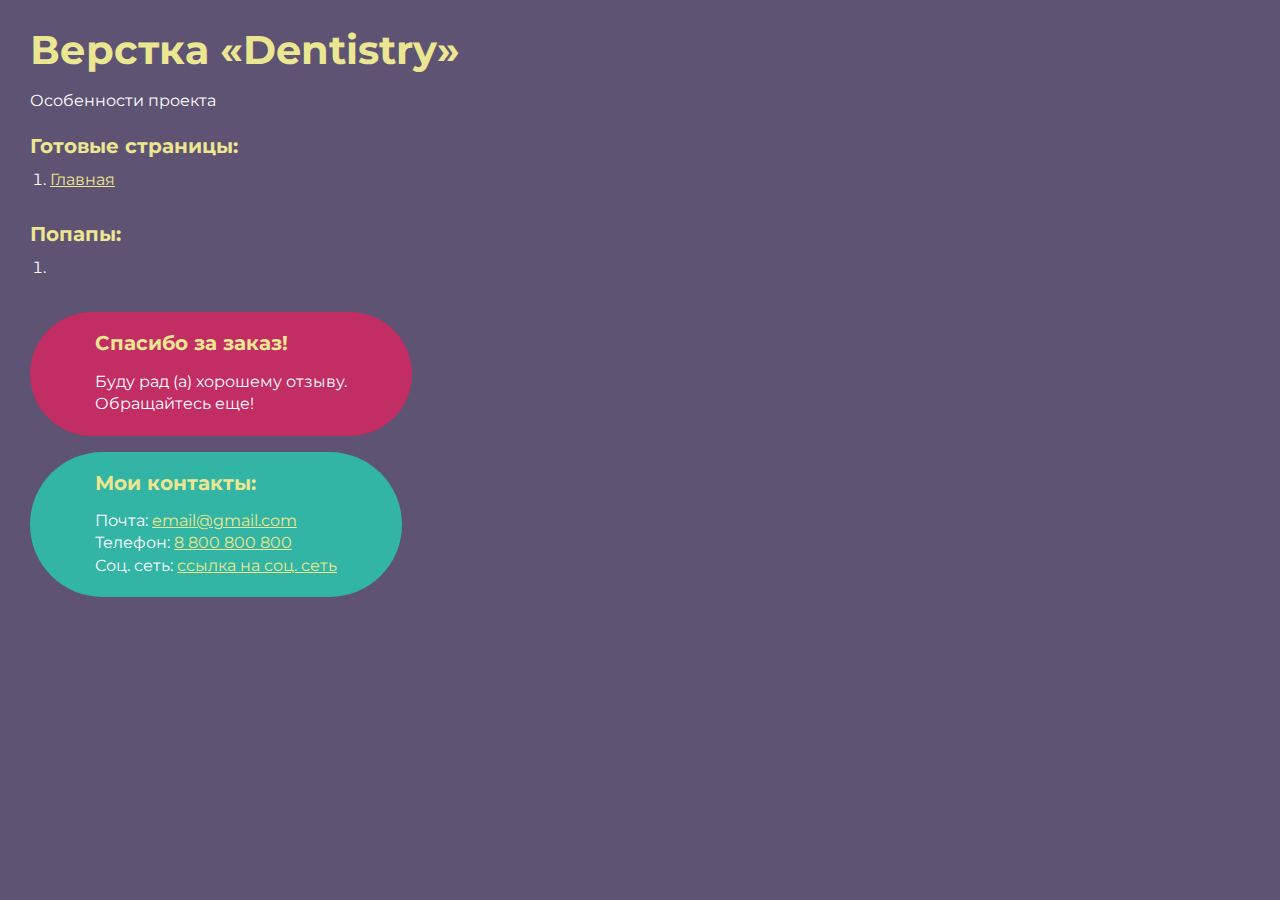
<file: index.html>
<!DOCTYPE html>
<html>

<head>
	<meta charset="UTF-8">
	<meta name="viewport" content="width=device-width, initial-scale=1.0">
	<title>Верстка «Dentistry»</title>
</head>

<body>
	<div class="rootpage">
		<h1>Верстка «Dentistry»</h1>
		<div class="rootpage__info">
			Особенности проекта
		</div>
		<h2>Готовые страницы:</h2>
		<ol class="rootpage__list">
			<li><a target="_blank" href="home.html">Главная</a></li>
		</ol>
		<h2>Попапы:</h2>
		<ol class="rootpage__list">
			<li><a target="_blank" href="home.html#"></a></li>
		</ol>
		<div class="rootpage__tnx">
			<h2>Спасибо за заказ!</h2>
			<p>Буду рад (а) хорошему отзыву.</p>
			<p>Обращайтесь еще!</p>
		</div>
		<div class="rootpage__contacts">
			<h2>Мои контакты:</h2>
			<p>Почта: <a href="mailto:email@gmail.com">email@gmail.com</a></p>
			<p>Телефон: <a href="tel:8800800800">8 800 800 800</a></p>
			<p>Соц. сеть: <a href="">ссылка на соц. сеть</a></p>
		</div>
	</div>
</body>
<style>
	@charset "UTF-8";
	@import url("https://fonts.googleapis.com/css?family=Montserrat:regular,700&display=swap");

	*,
	*::before,
	*::after {
		padding: 0px;
		margin: 0px;
		border: 0px;
		box-sizing: border-box;
	}

	html,
	body {
		height: 100%;
		margin: 0;
		padding: 0;
		min-width: 320px;
		width: 100%;
		color: #fff;
		background-color: #5e5373;
	}

	body {
		font-family: Montserrat;
		font-size: 100%;
		line-height: 1;
		font-size: 1rem;
	}

	a {
		text-decoration: underline;
		color: #ebe691
	}

	a:visited {
		text-decoration: underline;
		color: #aaa768;
	}

	a:hover {
		text-decoration: none;
	}

	ul li {
		list-style: none;
	}

	img {
		vertical-align: top;
	}

	.wrapper {
		width: 100%;
		min-height: 100%;
		overflow: hidden;
	}

	.rootpage {
		padding: 30px;
		display: flex;
		flex-direction: column;
		align-items: flex-start;
	}

	@media (max-width: 767px) {
		.rootpage {
			padding: 30px 15px;
		}
	}

	h1 {
		color: #ebe691;
		font-size: 2.5rem;
		margin: 0px 0px 1.25rem 0px;
	}

	@media (max-width: 767px) {
		h1 {
			font-size: 1.85rem;
			margin: 0px 0px 1.25rem 0px;
		}
	}

	h2 {
		color: #ebe691;
		font-size: 1.25rem;
		margin: 0px 0px 1rem 0px;
	}

	@media (max-width: 767px) {
		h2 {
			font-size: 1.125rem;
			margin: 0px 0px 1rem 0px;
		}
	}

	.rootpage__info {
		line-height: 140%;
		margin: 0px 0px 1.5rem 0px;
	}

	.rootpage__list {
		margin: 0px 0px 2.25rem 1.25rem;
	}

	.rootpage__list li:not(:last-child) {
		margin: 0px 0px 15px 0px;
	}

	.rootpage__contacts,
	.rootpage__tnx {
		border-radius: 200px;
		padding: 20px 65px;
		line-height: 140%;
	}

	@media (max-width: 767px) {

		.rootpage__contacts,
		.rootpage__tnx {
			border-radius: 40px;
			padding: 20px;
		}
	}

	.rootpage__contacts {
		background: #32b5a4;

	}

	.rootpage__contacts a {
		color: #ebe691;
	}

	.rootpage__tnx {
		background: #c22d63;
		margin: 0px 0px 1rem 0px;
	}
</style>

</html>
</file>
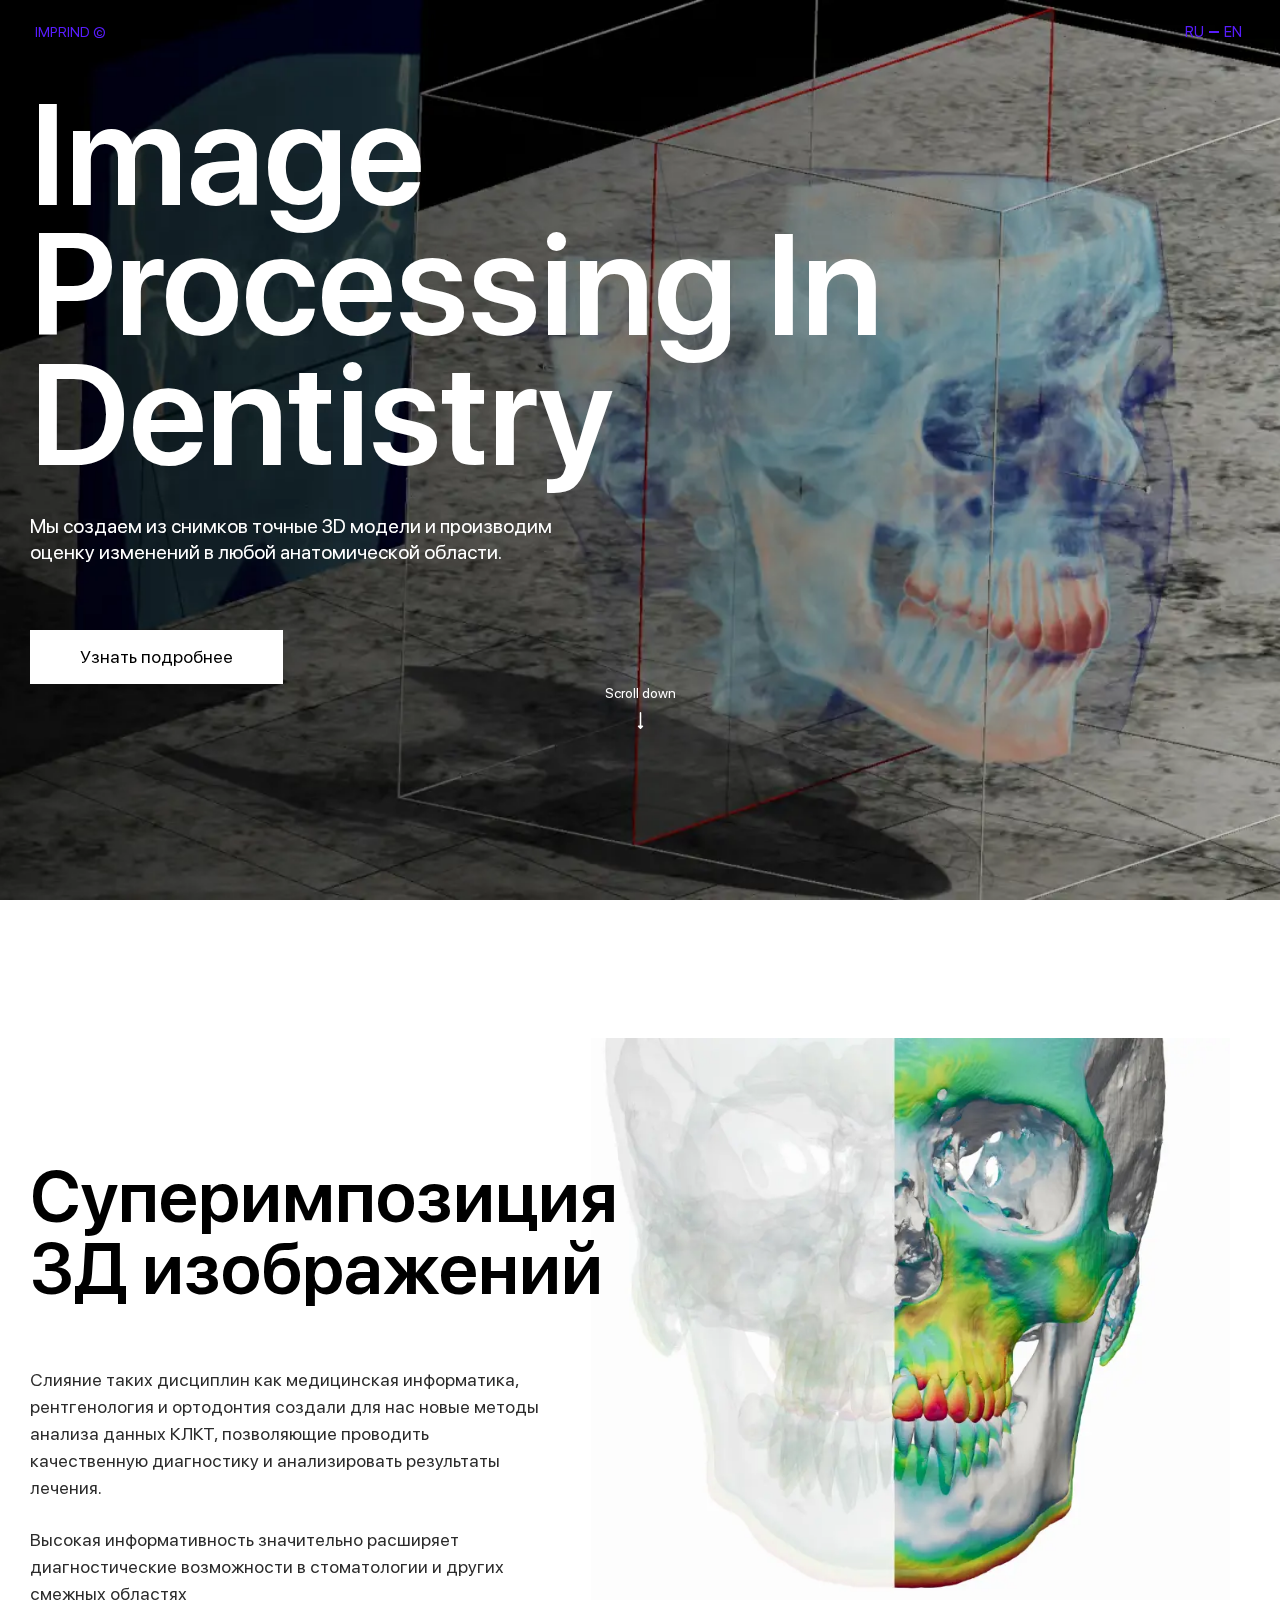
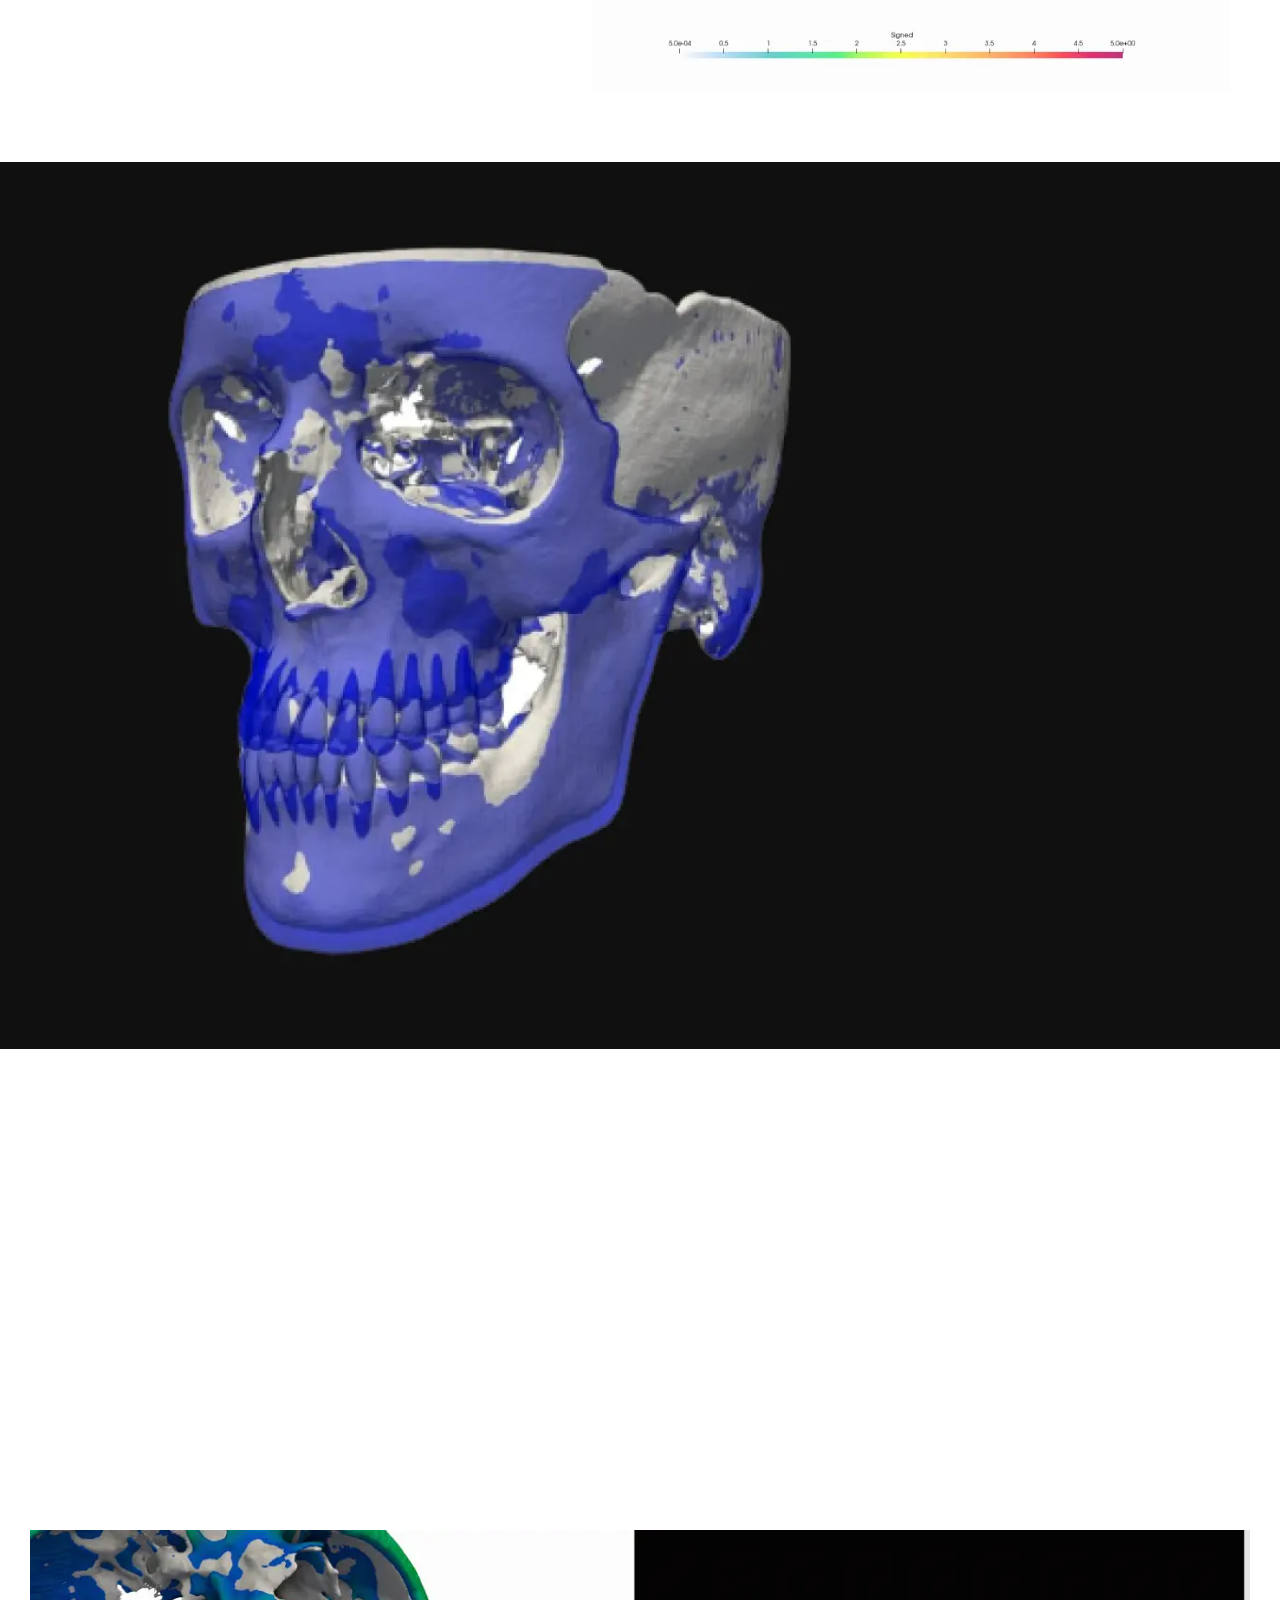
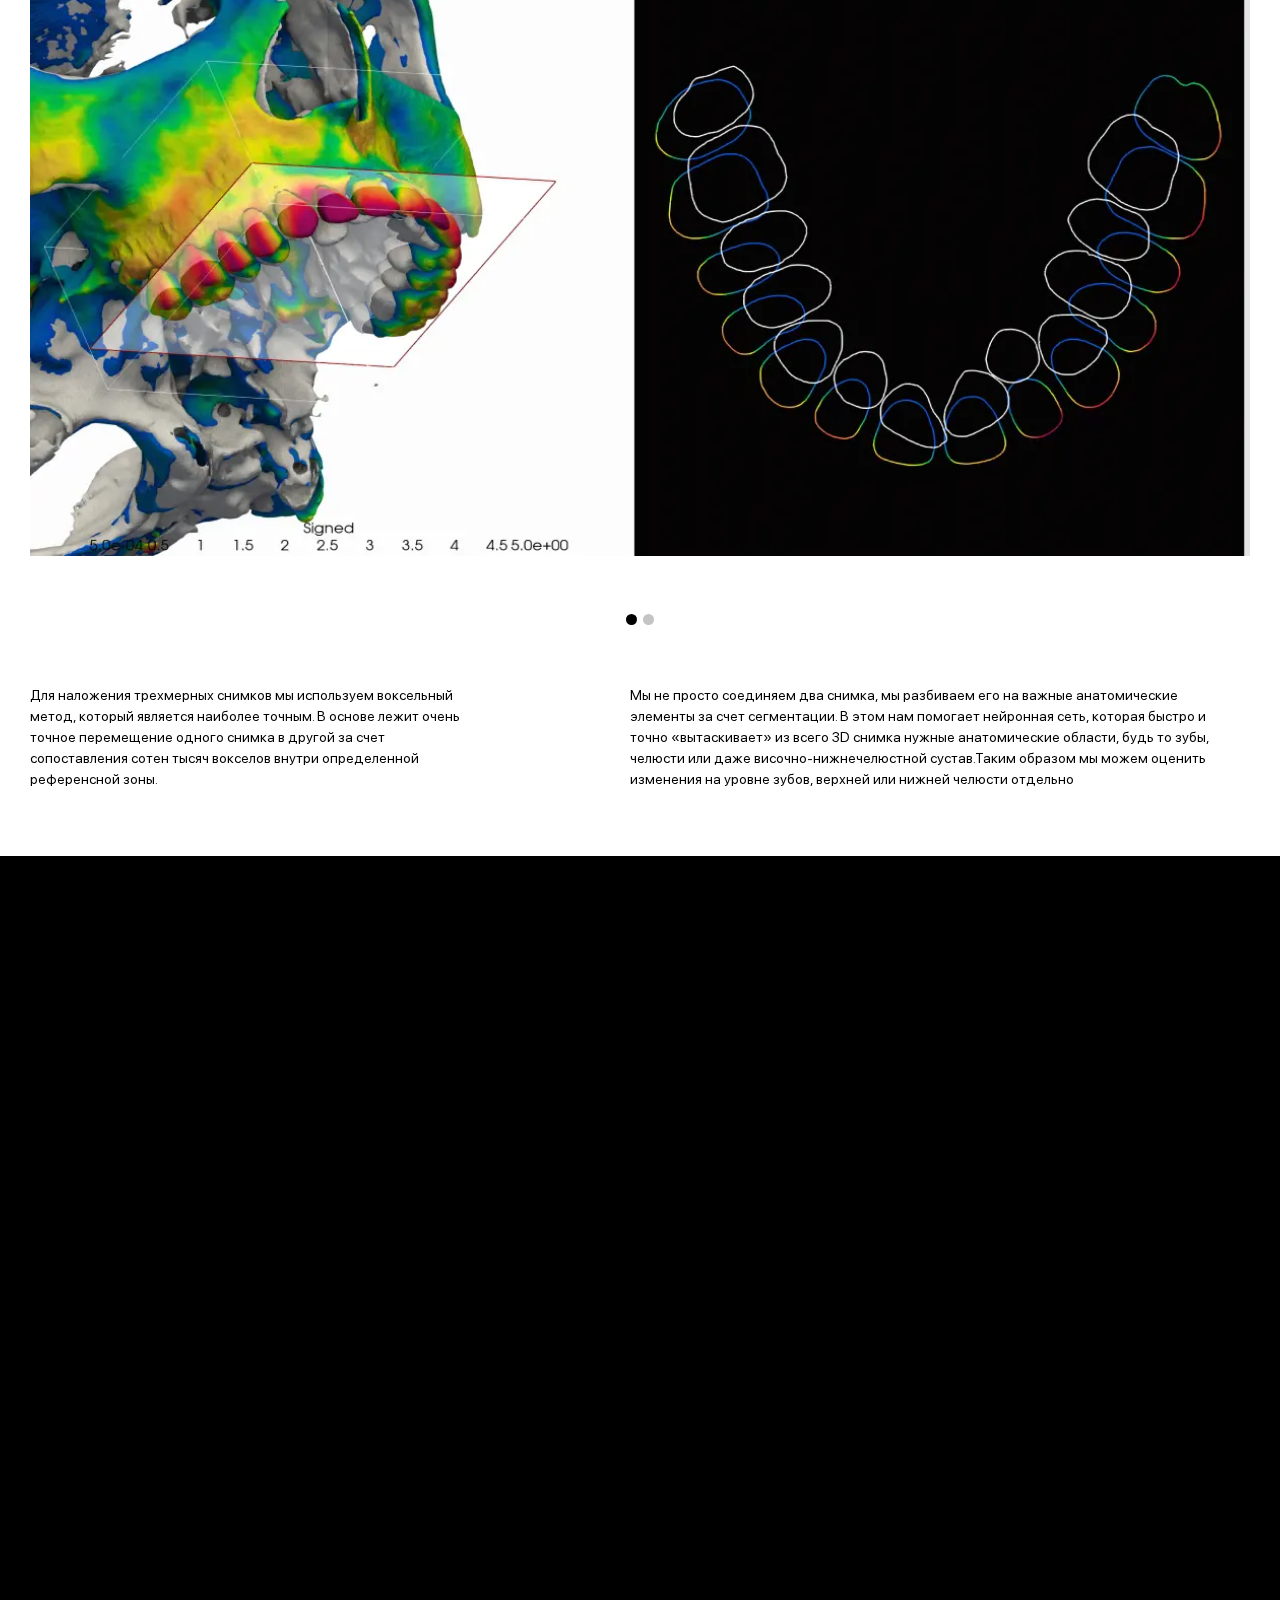
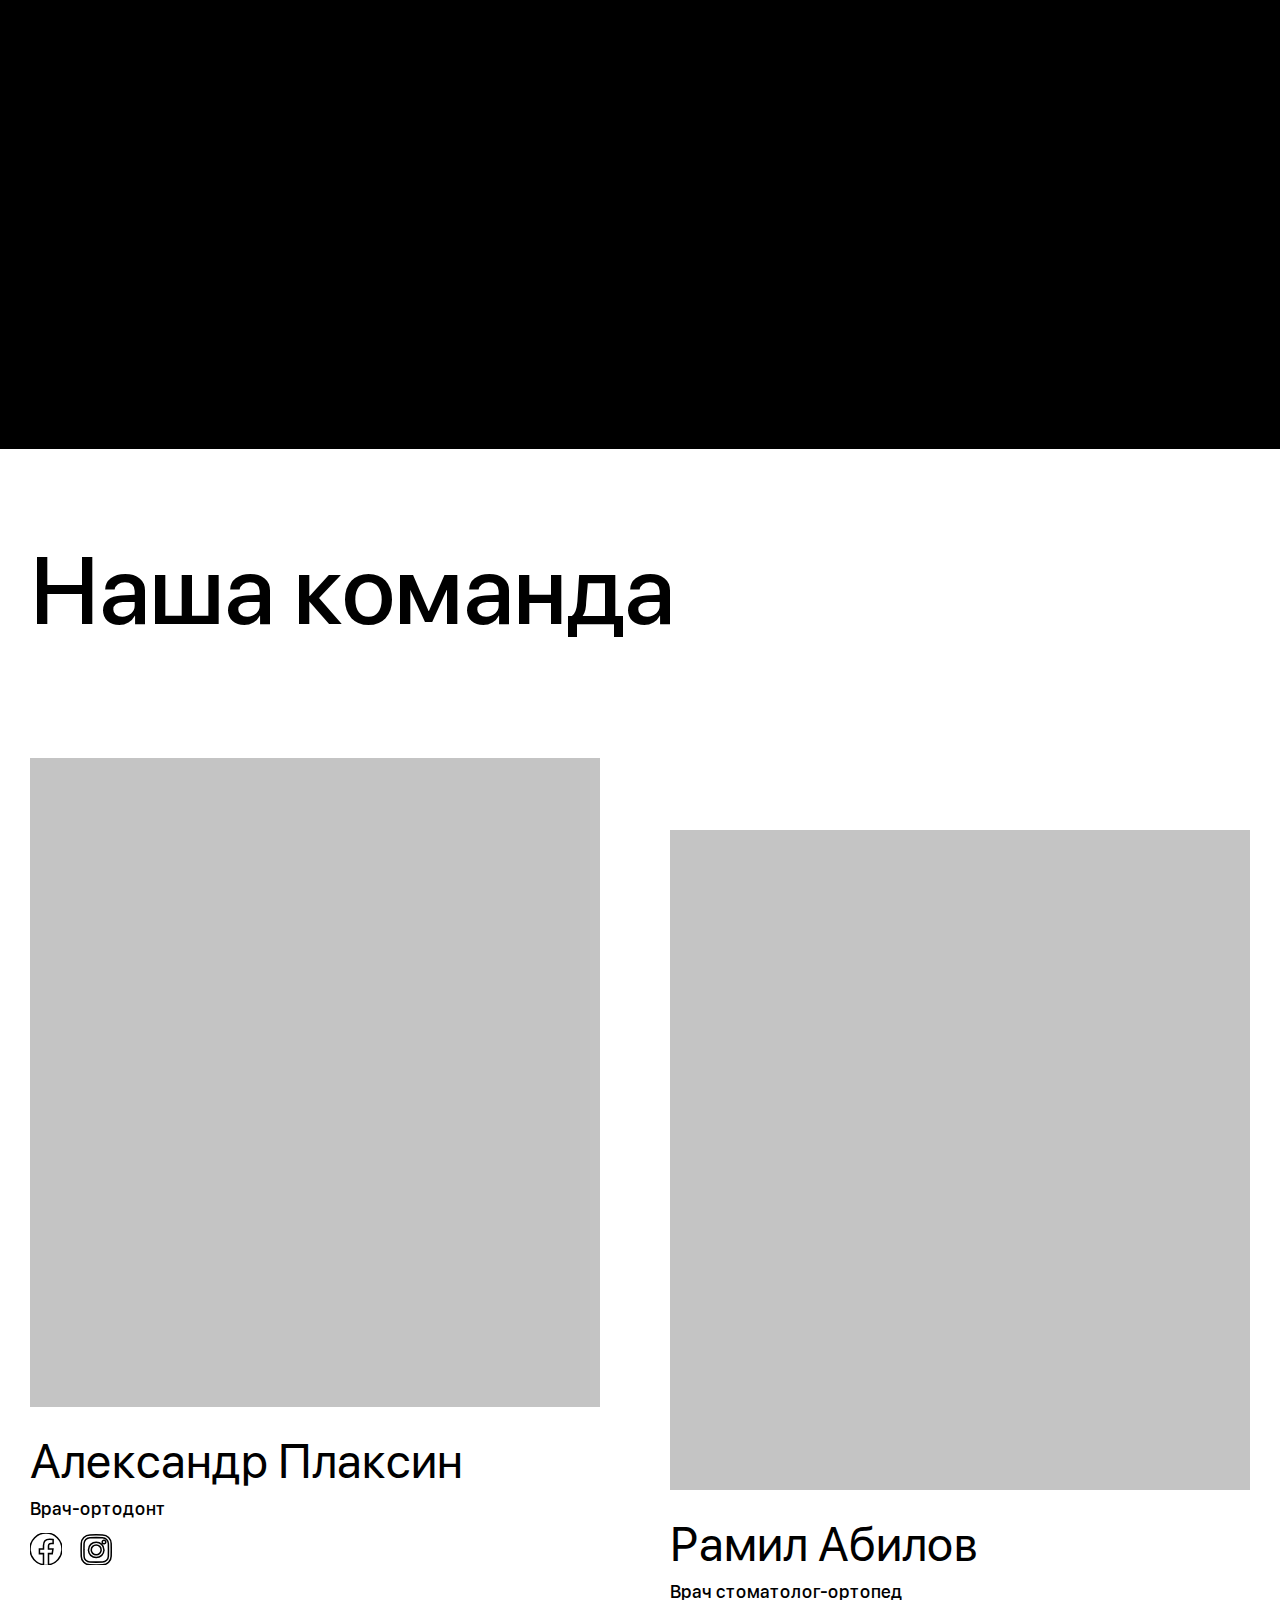
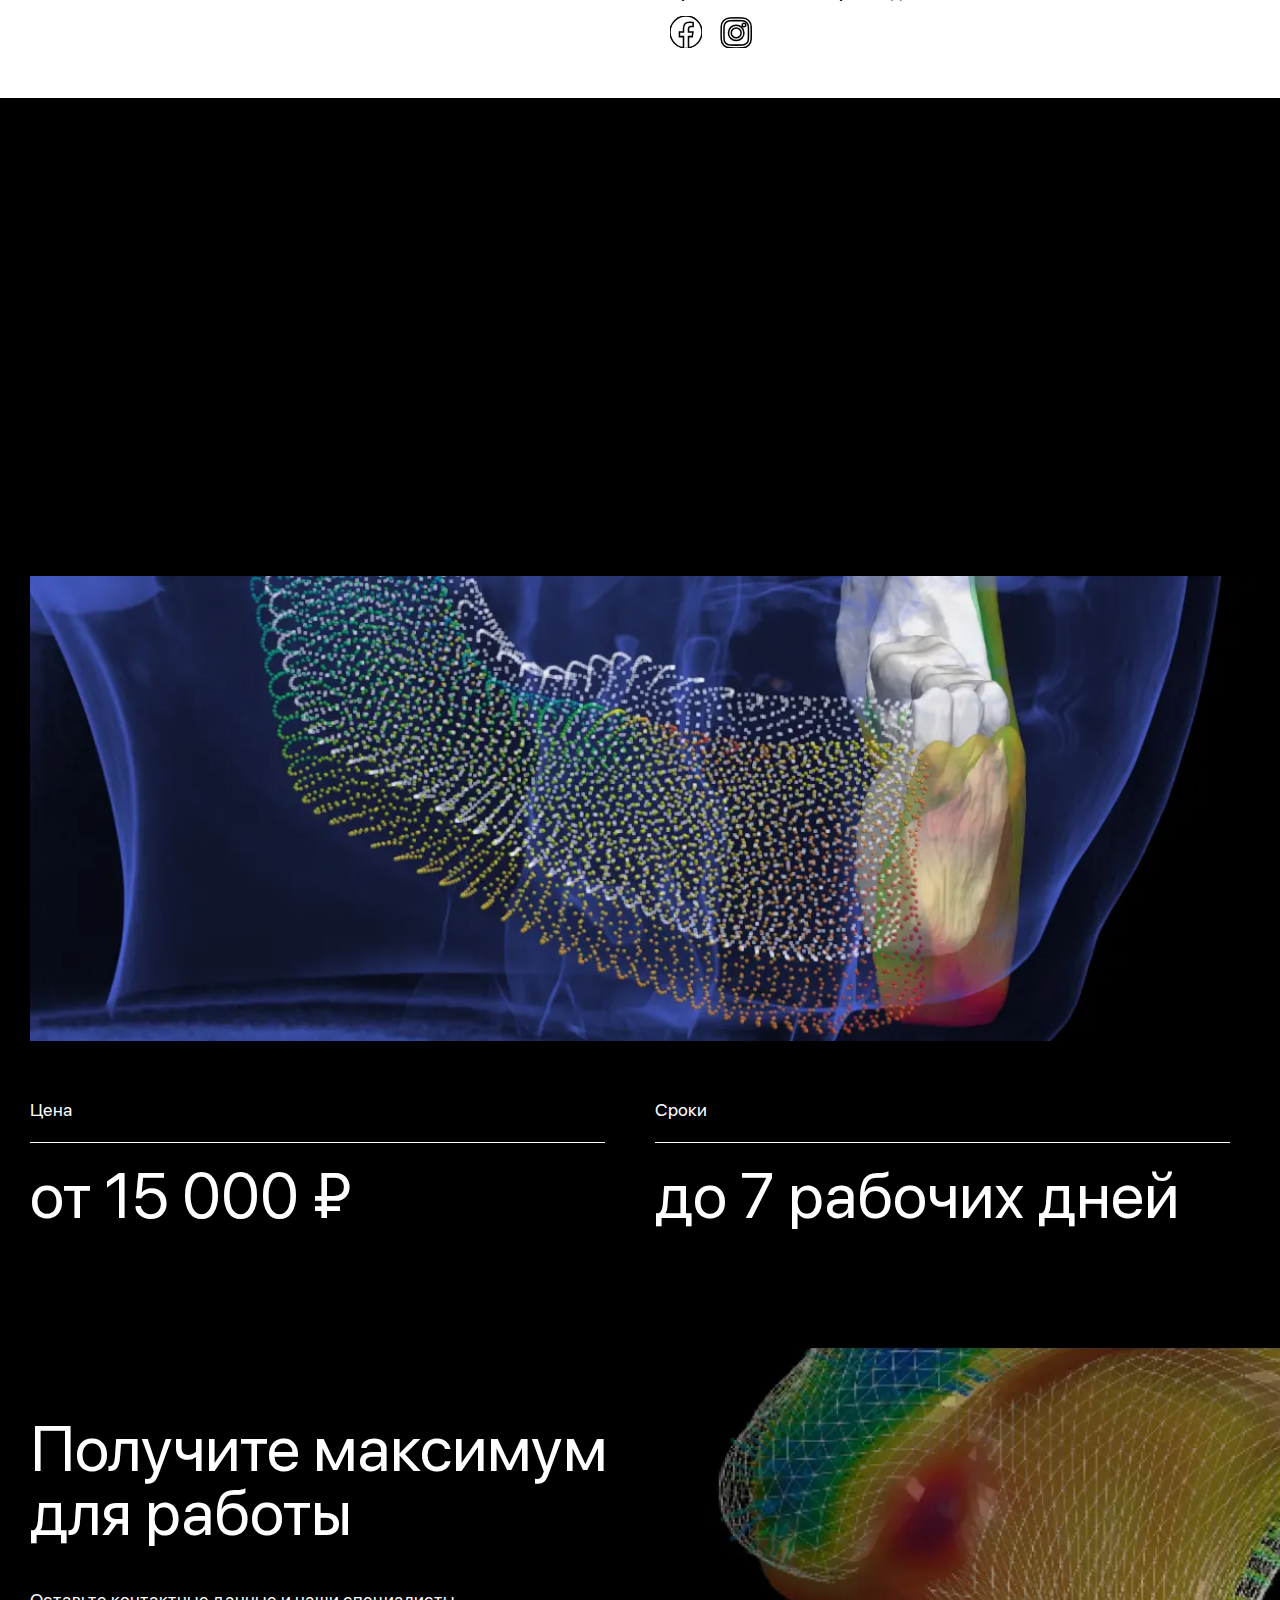
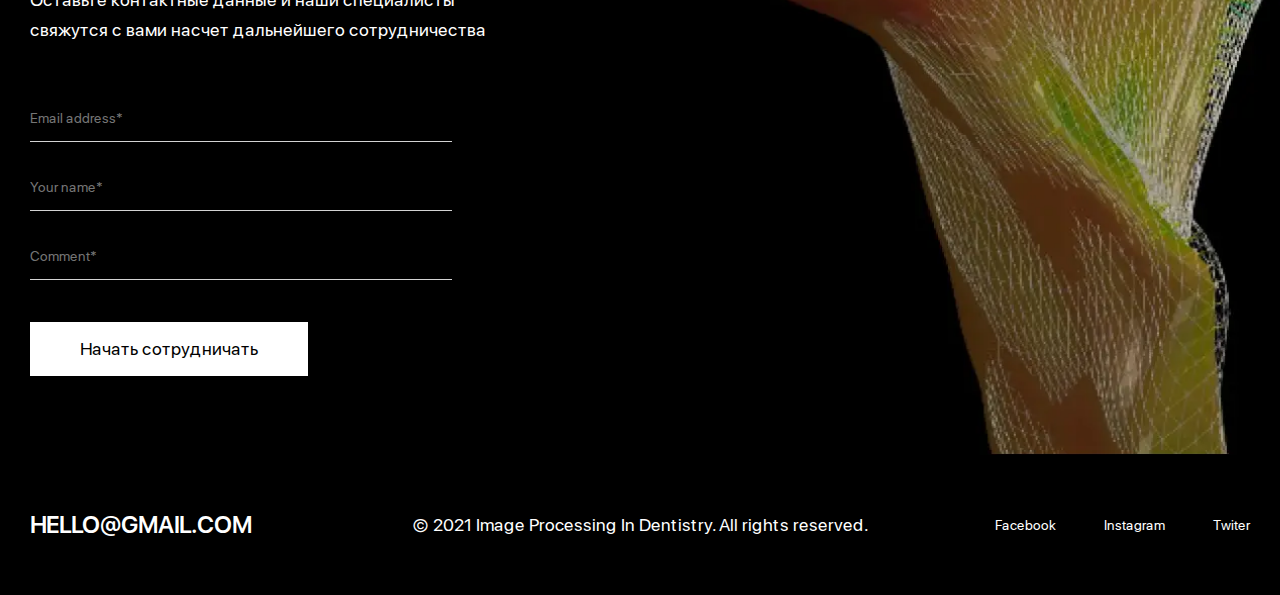
<file: home.html>
<!DOCTYPE html>
<html lang="ru">

<head>
	<title>Главная</title>
	<meta charset="UTF-8">
	<meta name="format-detection" content="telephone=no">
	<!-- <style>body{opacity: 0;}</style> -->
	<link rel="stylesheet" href="css/style.min.css?_v=20220420210112">
	<link rel="shortcut icon" href="favicon.ico">
	<!-- <meta name="robots" content="noindex, nofollow"> -->
	<meta name="viewport" content="width=device-width, initial-scale=1.0">
</head>

<body>
	<div class="wrapper">
		<header class="header">
			<div class="header__container">
				<div class="header__body">
					<div class="header__logo">IMPRIND ©</div>
					<div class="header__languages">
						<div class="header__languages-item">RU</div>
						<div class="header__languages-line"></div>
						<div class="header__languages-item">EN</div>
					</div>
				</div>
			</div>
		</header>

		<main class="page">
			<section class="page__fullscreen fullscreen">
				<div class="fullscreen__container">
					<div class="fullscreen__body">
						<div class="fullscreen__content">
							<h1 class="fullscreen__title">Image Processing In Dentistry</h1>
							<div class="fullscreen__text">
								Мы создаем из снимков точные 3D модели и производим оценку
								изменений в любой анатомической области. ​
							</div>
							<a href="" class="fullscreen__button button">Узнать подробнее</a>
						</div>
						<div data-goto=".page__3d" class="fullscreen__more">
							<div class="fullscreen__more-text">Scroll down</div>
							<svg class="fullscreen__more-svg">
								<use xlink:href="img/icons/icons.svg#svg-arrow"></use>
							</svg>
						</div>
					</div>
				</div>
				<div class="fullscreen__image-ibg">
					<picture><source srcset="img/fullscreen/bg.webp" type="image/webp"><img src="img/fullscreen/bg.jpg" alt="Human skull" /></picture>
				</div>
			</section>
			<section data-watch class="page__3d _3d">
				<div class="_3d__container">
					<div class="_3d__body">
						<h2 class="_3d__title">Cуперимпозиция 3Д изображений</h2>
						<div class="_3d__text">
							<p>
								Слияние таких дисциплин как медицинская информатика,
								рентгенология и ортодонтия создали для нас новые методы
								анализа данных КЛКТ, позволяющие проводить качественную
								диагностику и анализировать результаты лечения.
							</p>
							<p>
								Высокая информативность значительно расширяет диагностические
								возможности в стоматологии и других смежных областях
							</p>
						</div>
					</div>
				</div>
				<div class="_3d__image-ibg_contain">
					<picture><source srcset="img/3d/01.webp" type="image/webp"><img src="img/3d/01.jpg" alt="Skull 3d" /></picture>
				</div>
			</section>
			<section data-watch class="page__visualization visualization">
				<div class="visualization__container">
					<div class="visualization__body">
						<h2 class="visualization__title">
							Безграничные возможности визуализации
						</h2>
						<div class="visualization__text">
							<p>
								Мы можем сфокусировать внимание на определенных деталях,
								создать нужное сечение и сделать 3D анимацию
							</p>
							<p>
								Новые методы суперимпозиции изображений позволяют визуально и
								количественно определить какие эффекты получились в процессе
								лечения и роста.
							</p>
						</div>
					</div>
				</div>
				<div class="visualization__image-ibg">
					<picture><source srcset="img/visualization/01.webp" type="image/webp"><img src="img/visualization/01.jpg" alt="Skull image" /></picture>
				</div>
			</section>
			<section data-watch class="page__slider slider">
				<div class="slider__container">
					<div class="slider__header header-slider">
						<div class="header-slider__subtitle">Наша цель</div>
						<h3 class="header-slider__title">
							Дать возможность докторам максимально объективно и точно
							проводить оценку изменений челюстно-лицевой области
						</h3>
					</div>
					<!-- Оболочка слайдера -->
					<div class="slider__slider swiper">
						<!-- Двигающееся часть слайдера -->
						<div class="slider__wrapper swiper-wrapper">
							<!-- Слайд -->
							<div class="slider__slide swiper-slide">
								<div class="slider__slide-body slider__slide-body_1">
									<a href="" class="slider__slide__image-ibg"><picture><source srcset="img/slider/01.webp" type="image/webp"><img src="img/slider/01.jpg" alt="" /></picture></a>

									<div class="slider__slide-text text__slider">
										<div data-da=".slider__slide-body_1,991.68,0" class="text__slider-item text__slider-item-1">
											Для наложения трехмерных снимков мы используем
											воксельный метод, который является наиболее точным. В
											основе лежит очень точное перемещение одного снимка в
											другой за счет сопоставления сотен тысяч вокселов внутри
											определенной референсной зоны.
										</div>
										<div class="text__slider-item text__slider-item-2">
											Мы не просто соединяем два снимка, мы разбиваем его на
											важные анатомические элементы за счет сегментации. В
											этом нам помогает нейронная сеть, которая быстро и точно
											«вытаскивает» из всего 3D снимка нужные анатомические
											области, будь то зубы, челюсти или даже
											височно-нижнечелюстной сустав.Таким образом мы можем
											оценить изменения на уровне зубов, верхней или нижней
											челюсти отдельно
										</div>
									</div>
								</div>
							</div>
							<div class="slider__slide swiper-slide">
								<div class="slider__slide-body_2">
									<a href="" class="slider__slide__image-ibg"><picture><source srcset="img/slider/01.webp" type="image/webp"><img src="img/slider/01.jpg" alt="" /></picture></a>

									<div class="slider__slide-text text__slider">
										<div data-da=".slider__slide-body_2,991.68,0" class="text__slider-item text__slider-item-1">
											Для наложения трехмерных снимков мы используем
											воксельный метод, который является наиболее точным. В
											основе лежит очень точное перемещение одного снимка в
											другой за счет сопоставления сотен тысяч вокселов внутри
											определенной референсной зоны.
										</div>
										<div class="text__slider-item text__slider-item-2">
											Мы не просто соединяем два снимка, мы разбиваем его на
											важные анатомические элементы за счет сегментации. В
											этом нам помогает нейронная сеть, которая быстро и точно
											«вытаскивает» из всего 3D снимка нужные анатомические
											области, будь то зубы, челюсти или даже
											височно-нижнечелюстной сустав.Таким образом мы можем
											оценить изменения на уровне зубов, верхней или нижней
											челюсти отдельно
										</div>
									</div>
								</div>
							</div>
						</div>
						<!-- Если нужна пагинация -->
						<div class="swiper-pagination"></div>
					</div>
				</div>
			</section>
			<section data-watch class="page__analysis analysis">
				<div class="analysis__container">
					<div class="analysis__header">
						<h2 class="analysis__title">Морфометрические методы анализа</h2>
						<div class="analysis__text">
							<div class="analysis__item">
								Модели (до и после) можно разбить на заданное определенное
								количество точек и после этого измерить расстояния между уже
								анатомически эквивалентными областями.
							</div>
							<div class="analysis__item">
								Мы можем точно показать какие пространственные и
								морфометрические изменения произошли в период роста за
								определенное время
							</div>
						</div>
					</div>
				</div>
				<div class="analysis__video">
					<iframe width="560" height="315" src="https://www.youtube.com/embed/0rAMAqZVRnc" title="YouTube video player" frameborder="0" allow="accelerometer; autoplay; clipboard-write; encrypted-media; gyroscope; picture-in-picture" allowfullscreen></iframe>
				</div>
			</section>
			<section class="page__team team">
				<div class="team__container">
					<h2 class="team__title">Наша команда</h2>
					<div class="team__body">
						<div class="team__item item-team">
							<a href="" class="item-team__image-ibg"><picture><source srcset="img/team/01.webp" type="image/webp"><img src="img/team/01.png" alt="User" /></picture></a>
							<div class="item-team__content">
								<div class="item-team__title">Александр Плаксин</div>
								<div class="item-team__subtitle">Врач-ортодонт</div>
								<div class="item-team__social">
									<svg class="item-team__svg">
										<use xlink:href="img/icons/icons.svg#svg-facebook"></use>
									</svg>
									<svg class="item-team__svg">
										<use xlink:href="img/icons/icons.svg#svg-instagram"></use>
									</svg>
								</div>
							</div>
						</div>
						<div class="team__item item-team item-team__lower">
							<a href="" class="item-team__image-ibg"><picture><source srcset="img/team/01.webp" type="image/webp"><img src="img/team/01.png" alt="User" /></picture></a>
							<div class="item-team__content">
								<div class="item-team__title">Рамил Абилов</div>
								<div class="item-team__subtitle">Врач стоматолог-ортопед</div>
								<div class="item-team__social">
									<svg class="item-team__svg">
										<use xlink:href="img/icons/icons.svg#svg-facebook"></use>
									</svg>
									<svg class="item-team__svg">
										<use xlink:href="img/icons/icons.svg#svg-instagram"></use>
									</svg>
								</div>
							</div>
						</div>
					</div>
				</div>
			</section>
			<section data-watch class="page__price price">
				<div class="price__container">
					<div class="price__header">
						<h2 class="price__title">Для работы нам необходимо</h2>
						<div class="price__text">
							Lorem ipsum dolor sit amet, consectetur adipiscing elit ut
							aliquam, purus sit amet luctus venenatis, lectus magna fringilla
							urna, porttitor
						</div>
					</div>
					<div class="price__image-ibg-contain">
						<picture><source srcset="img/price/01.webp" type="image/webp"><img src="img/price/01.jpg" alt="Tooth image" /></picture>
					</div>
					<div class="price__costs costs-price">
						<div class="costs-price__body">
							<div class="costs-price__item">
								<div class="costs-price__label">Цена</div>
								<div class="costs-price__value">от 15 000 ₽</div>
							</div>
							<div class="costs-price__item">
								<div class="costs-price__label">Cроки</div>
								<div class="costs-price__value">до 7 рабочих дней</div>
							</div>
						</div>
					</div>
				</div>
			</section>
			<section class="page__contacts contacts">
				<div class="contacts__container">
					<div class="contacts__body">
						<div class="contacts__header">
							<h2 class="contacts__title">Получите максимум для работы</h2>
							<div class="contacts__subtitle">
								Оставьте контактные данные и наши специалисты свяжутся с вами
								насчет дальнейшего сотрудничества
							</div>
						</div>
						<form action="" class="contacts__form form-contacts">
							<div class="form-contacts__body">
								<input autocomplete="off" type="email" name="form[]" data-error="Invalid Email " data-required="email" placeholder="Email address*" class="form-contacts__input input" />
								<input autocomplete="off" type="text" name="form[]" data-error="Invalid Name" data-required placeholder="Your name*" class="form-contacts__input input" />
								<input autocomplete="off" type="text" name="form[]" data-error="Ошибка" placeholder="Comment*" class="form-contacts__input input" />
								<button type="submit" class="form-contacts__button button button-blue">
									Начать сотрудничать
								</button>
							</div>
						</form>
					</div>
				</div>
				<div class="contacts__image-ibg">
					<picture><source srcset="img/contact/bg.webp" type="image/webp"><img src="img/contact/bg.jpg" alt="" /></picture>
				</div>
			</section>
		</main>
		<footer class="footer">
			<div class="footer__container">
				<a href="mailto:HELLO@GMAIL.COM" class="footer__email">HELLO@GMAIL.COM</a>
				<div class="footer__copyright">
					© 2021 Image Processing In Dentistry. All rights reserved.
				</div>
				<div class="footer__social">
					<ul class="footer__social-list">
						<li class="footer__social-item">
							<a href="" class="footer__social-link">Facebook</a>
						</li>
						<li class="footer__social-item">
							<a href="" class="footer__social-link">Instagram</a>
						</li>
						<li class="footer__social-item">
							<a href="" class="footer__social-link">Twiter</a>
						</li>
					</ul>
				</div>
			</div>
		</footer>

	</div>
	<!-- <div id="popup" aria-hidden="true" class="popup">
	<div class="popup__wrapper">
		<div class="popup__content">
			<button data-close type="button" class="popup__close">Закрыть</button>
			<div class="popup__text">
				Text
			</div>
		</div>
	</div>
</div> -->
	<script src="js/app.min.js?_v=20220420210112"></script>
</body>

</html>
</file>
<file: css/style.min.css>
@charset "UTF-8";@font-face{font-family:SFProDisplay;font-display:swap;src:url(../fonts/SFProDisplay-Medium.woff2) format("woff2"),url(../fonts/SFProDisplay-Medium.woff) format("woff");font-weight:500;font-style:normal}@font-face{font-family:SFProDisplay;font-display:swap;src:url(../fonts/SFProDisplay-Semibold.woff2) format("woff2"),url(../fonts/SFProDisplay-Semibold.woff) format("woff");font-weight:600;font-style:normal}@font-face{font-family:SFProDisplay;font-display:swap;src:url(../fonts/SFProDisplay-Regular.woff2) format("woff2"),url(../fonts/SFProDisplay-Regular.woff) format("woff");font-weight:400;font-style:normal}*{padding:0;margin:0;border:0}*,:after,:before{-webkit-box-sizing:border-box;box-sizing:border-box}:active,:focus{outline:0}body,html{height:100%;min-width:320px}body{color:#fff;line-height:1;font-family:SFProDisplay;font-size:.875rem;-ms-text-size-adjust:100%;-moz-text-size-adjust:100%;-webkit-text-size-adjust:100%;-webkit-font-smoothing:antialiased;-moz-osx-font-smoothing:grayscale}button,input,textarea{font-family:SFProDisplay;font-size:inherit}button{cursor:pointer;color:inherit;background-color:inherit}a{color:inherit}a:link,a:visited{text-decoration:none}a:hover{text-decoration:none}ul li{list-style:none}img{vertical-align:top}h1,h2,h3,h4,h5,h6{font-weight:inherit;font-size:inherit}body{background-color:#fff;height:100%}.lock body{overflow:hidden;-ms-touch-action:none;touch-action:none}.wrapper{min-height:100vh;display:-webkit-box;display:-ms-flexbox;display:flex;-webkit-box-orient:vertical;-webkit-box-direction:normal;-ms-flex-direction:column;flex-direction:column;overflow:hidden;position:relative}.wrapper>main{-webkit-box-flex:1;-ms-flex:1 1 auto;flex:1 1 auto}.wrapper>*{min-width:0}[class*=__container]{max-width:76.25rem;-webkit-box-sizing:content-box;box-sizing:content-box;margin:0 auto;padding:0 .9375rem}.button{display:-webkit-inline-box;display:-ms-inline-flexbox;display:inline-flex;padding:.75rem 3.125rem;font-size:1.125rem;color:#000;-webkit-box-pack:center;-ms-flex-pack:center;justify-content:center;background-color:#fff;line-height:1.6666666667;-webkit-transition:all .3s ease 0s;-o-transition:all .3s ease 0s;transition:all .3s ease 0s}.button._fw{width:100%}input[type=email],input[type=tel],input[type=text],textarea{-webkit-appearance:none;-moz-appearance:none;appearance:none}.input{border-radius:0!important;width:100%;display:block;padding:.9375rem 1.25rem .9375rem 0;background-color:transparent;border-bottom:1px solid #d3d3d3;color:#d3d3d3}textarea.input{resize:none;padding:0 0}[class*=-ibg]{position:relative}[class*=-ibg] img{position:absolute;width:100%;height:100%;top:0;left:0;-o-object-fit:cover;object-fit:cover}[class*=-ibg_contain] img{-o-object-fit:contain;object-fit:contain}.header{position:fixed;z-index:2;top:0;left:0;width:100%}@supports (min-height:clamp(3.125rem ,2.8239247312rem + 1.5053763441vw ,4rem)){.header{min-height:clamp(3.125rem ,2.8239247312rem + 1.5053763441vw ,4rem)}}@supports not (min-height:clamp(3.125rem ,2.8239247312rem + 1.5053763441vw ,4rem)){.header{min-height:calc(3.125rem + .875 * (100vw - 20rem)/ 58.125)}}.header__container{position:relative}.header__body{position:absolute;top:0;left:0;width:100%;z-index:2;display:-webkit-box;display:-ms-flexbox;display:flex;-webkit-box-pack:justify;-ms-flex-pack:justify;justify-content:space-between;-webkit-box-align:center;-ms-flex-align:center;align-items:center;padding:0 .9375rem;color:#581cfd}@supports (min-height:clamp(3.125rem ,2.8239247312rem + 1.5053763441vw ,4rem)){.header__body{min-height:clamp(3.125rem ,2.8239247312rem + 1.5053763441vw ,4rem)}}@supports not (min-height:clamp(3.125rem ,2.8239247312rem + 1.5053763441vw ,4rem)){.header__body{min-height:calc(3.125rem + .875 * (100vw - 20rem)/ 58.125)}}.header__logo{-webkit-box-flex:1;-ms-flex:1 1 auto;flex:1 1 auto;padding:.3125rem .625rem .3125rem .3125rem}.header__languages{-webkit-box-flex:0;-ms-flex:0 0 4.375rem;flex:0 0 4.375rem;display:-webkit-box;display:-ms-flexbox;display:flex;-webkit-box-align:center;-ms-flex-align:center;align-items:center}.header__languages-item{font-size:.9375rem;line-height:.8666666667;letter-spacing:8.5%;padding:.625rem .3125rem}.header__languages-line{background-color:#581cfd;height:.125rem;width:.625rem}.footer{background-color:#000}.footer__container{padding:1.25rem .9375rem;display:-webkit-box;display:-ms-flexbox;display:flex;-webkit-box-align:center;-ms-flex-align:center;align-items:center;-webkit-box-pack:justify;-ms-flex-pack:justify;justify-content:space-between;min-height:6.25rem}.footer__email{-webkit-box-flex:0;-ms-flex:0 1 25%;flex:0 1 25%;font-weight:600;font-size:1.5rem;line-height:1.2916666667}.footer__copyright{-webkit-box-flex:0;-ms-flex:0 1 50%;flex:0 1 50%;font-size:1.125rem;line-height:1.2777777778;-webkit-box-ordinal-group:4;-ms-flex-order:3;order:3}.footer__social{-webkit-box-flex:0;-ms-flex:0 1 25%;flex:0 1 25%}.footer__social-list{display:-webkit-box;display:-ms-flexbox;display:flex}@supports (gap:clamp(0.625rem ,-0.1922043011rem + 4.0860215054vw ,3rem)){.footer__social-list{gap:clamp(.625rem ,-.1922043011rem + 4.0860215054vw ,3rem)}}@supports not (gap:clamp(0.625rem ,-0.1922043011rem + 4.0860215054vw ,3rem)){.footer__social-list{gap:calc(.625rem + 2.375 * (100vw - 20rem)/ 58.125)}}.page__fullscreen{padding-bottom:1.875rem}@supports (padding-top:clamp(3.75rem ,3.126344086rem + 3.1182795699vw ,5.5625rem)){.page__fullscreen{padding-top:clamp(3.75rem ,3.126344086rem + 3.1182795699vw ,5.5625rem)}}@supports not (padding-top:clamp(3.75rem ,3.126344086rem + 3.1182795699vw ,5.5625rem)){.page__fullscreen{padding-top:calc(3.75rem + 1.8125 * (100vw - 20rem)/ 58.125)}}@supports (padding-top:clamp(3.125rem ,2.4798387097rem + 3.2258064516vw ,5rem)){.page__3d{padding-top:clamp(3.125rem ,2.4798387097rem + 3.2258064516vw ,5rem)}}@supports not (padding-top:clamp(3.125rem ,2.4798387097rem + 3.2258064516vw ,5rem)){.page__3d{padding-top:calc(3.125rem + 1.875 * (100vw - 20rem)/ 58.125)}}@supports (padding-bottom:clamp(2.1875rem ,0.6821236559rem + 7.5268817204vw ,6.5625rem)){.page__3d{padding-bottom:clamp(2.1875rem ,.6821236559rem + 7.5268817204vw ,6.5625rem)}}@supports not (padding-bottom:clamp(2.1875rem ,0.6821236559rem + 7.5268817204vw ,6.5625rem)){.page__3d{padding-bottom:calc(2.1875rem + 4.375 * (100vw - 20rem)/ 58.125)}}@supports (padding-top:clamp(1.25rem ,0.4543010753rem + 3.9784946237vw ,3.5625rem)){.page__visualization{padding-top:clamp(1.25rem ,.4543010753rem + 3.9784946237vw ,3.5625rem)}}@supports not (padding-top:clamp(1.25rem ,0.4543010753rem + 3.9784946237vw ,3.5625rem)){.page__visualization{padding-top:calc(1.25rem + 2.3125 * (100vw - 20rem)/ 58.125)}}@supports (padding-bottom:clamp(1.25rem ,0.4543010753rem + 3.9784946237vw ,3.5625rem)){.page__visualization{padding-bottom:clamp(1.25rem ,.4543010753rem + 3.9784946237vw ,3.5625rem)}}@supports not (padding-bottom:clamp(1.25rem ,0.4543010753rem + 3.9784946237vw ,3.5625rem)){.page__visualization{padding-bottom:calc(1.25rem + 2.3125 * (100vw - 20rem)/ 58.125)}}@supports (padding-top:clamp(2.5rem ,1.8333333333rem + 3.3333333333vw ,4.4375rem)){.page__slider{padding-top:clamp(2.5rem ,1.8333333333rem + 3.3333333333vw ,4.4375rem)}}@supports not (padding-top:clamp(2.5rem ,1.8333333333rem + 3.3333333333vw ,4.4375rem)){.page__slider{padding-top:calc(2.5rem + 1.9375 * (100vw - 20rem)/ 58.125)}}@supports (padding-bottom:clamp(1.25rem ,1.0779569892rem + 0.8602150538vw ,1.75rem)){.page__slider{padding-bottom:clamp(1.25rem ,1.0779569892rem + .8602150538vw ,1.75rem)}}@supports not (padding-bottom:clamp(1.25rem ,1.0779569892rem + 0.8602150538vw ,1.75rem)){.page__slider{padding-bottom:calc(1.25rem + .5 * (100vw - 20rem)/ 58.125)}}@supports (padding-top:clamp(2.5rem ,1.3817204301rem + 5.5913978495vw ,5.75rem)){.page__analysis{padding-top:clamp(2.5rem ,1.3817204301rem + 5.5913978495vw ,5.75rem)}}@supports not (padding-top:clamp(2.5rem ,1.3817204301rem + 5.5913978495vw ,5.75rem)){.page__analysis{padding-top:calc(2.5rem + 3.25 * (100vw - 20rem)/ 58.125)}}@supports (padding-top:clamp(2.5rem ,1.3602150538rem + 5.6989247312vw ,5.8125rem)){.page__team{padding-top:clamp(2.5rem ,1.3602150538rem + 5.6989247312vw ,5.8125rem)}}@supports not (padding-top:clamp(2.5rem ,1.3602150538rem + 5.6989247312vw ,5.8125rem)){.page__team{padding-top:calc(2.5rem + 3.3125 * (100vw - 20rem)/ 58.125)}}@supports (padding-bottom:clamp(1.25rem ,0.6048387097rem + 3.2258064516vw ,3.125rem)){.page__team{padding-bottom:clamp(1.25rem ,.6048387097rem + 3.2258064516vw ,3.125rem)}}@supports not (padding-bottom:clamp(1.25rem ,0.6048387097rem + 3.2258064516vw ,3.125rem)){.page__team{padding-bottom:calc(1.25rem + 1.875 * (100vw - 20rem)/ 58.125)}}@supports (padding-top:clamp(2.5rem ,1.3387096774rem + 5.8064516129vw ,5.875rem)){.page__price{padding-top:clamp(2.5rem ,1.3387096774rem + 5.8064516129vw ,5.875rem)}}@supports not (padding-top:clamp(2.5rem ,1.3387096774rem + 5.8064516129vw ,5.875rem)){.page__price{padding-top:calc(2.5rem + 3.375 * (100vw - 20rem)/ 58.125)}}@supports (padding-bottom:clamp(1.25rem ,-0.685483871rem + 9.6774193548vw ,6.875rem)){.page__price{padding-bottom:clamp(1.25rem ,-.685483871rem + 9.6774193548vw ,6.875rem)}}@supports not (padding-bottom:clamp(1.25rem ,-0.685483871rem + 9.6774193548vw ,6.875rem)){.page__price{padding-bottom:calc(1.25rem + 5.625 * (100vw - 20rem)/ 58.125)}}@supports (padding-top:clamp(2.5rem ,1.876344086rem + 3.1182795699vw ,4.3125rem)){.page__contacts{padding-top:clamp(2.5rem ,1.876344086rem + 3.1182795699vw ,4.3125rem)}}@supports not (padding-top:clamp(2.5rem ,1.876344086rem + 3.1182795699vw ,4.3125rem)){.page__contacts{padding-top:calc(2.5rem + 1.8125 * (100vw - 20rem)/ 58.125)}}@supports (padding-bottom:clamp(3.125rem ,2.7163978495rem + 2.0430107527vw ,4.3125rem)){.page__contacts{padding-bottom:clamp(3.125rem ,2.7163978495rem + 2.0430107527vw ,4.3125rem)}}@supports not (padding-bottom:clamp(3.125rem ,2.7163978495rem + 2.0430107527vw ,4.3125rem)){.page__contacts{padding-bottom:calc(3.125rem + 1.1875 * (100vw - 20rem)/ 58.125)}}.fullscreen{position:relative;min-height:100vh}.fullscreen__body{position:relative;z-index:2}.fullscreen__title{font-weight:600;line-height:.9027777778;max-width:56.25rem;letter-spacing:-2.5%}@supports (font-size:clamp(3.375rem ,1.439516129rem + 9.6774193548vw ,9rem)){.fullscreen__title{font-size:clamp(3.375rem ,1.439516129rem + 9.6774193548vw ,9rem)}}@supports not (font-size:clamp(3.375rem ,1.439516129rem + 9.6774193548vw ,9rem)){.fullscreen__title{font-size:calc(3.375rem + 5.625 * (100vw - 20rem)/ 58.125)}}.fullscreen__title:not(:last-child){margin-bottom:2.125rem}.fullscreen__text{line-height:1.3;letter-spacing:-2.5%;max-width:34.375rem}@supports (font-size:clamp(0.875rem ,0.7459677419rem + 0.6451612903vw ,1.25rem)){.fullscreen__text{font-size:clamp(.875rem ,.7459677419rem + .6451612903vw ,1.25rem)}}@supports not (font-size:clamp(0.875rem ,0.7459677419rem + 0.6451612903vw ,1.25rem)){.fullscreen__text{font-size:calc(.875rem + .375 * (100vw - 20rem)/ 58.125)}}@supports (margin-bottom:clamp(2.1875rem ,1.5423387097rem + 3.2258064516vw ,4.0625rem)){.fullscreen__text:not(:last-child){margin-bottom:clamp(2.1875rem ,1.5423387097rem + 3.2258064516vw ,4.0625rem)}}@supports not (margin-bottom:clamp(2.1875rem ,1.5423387097rem + 3.2258064516vw ,4.0625rem)){.fullscreen__text:not(:last-child){margin-bottom:calc(2.1875rem + 1.875 * (100vw - 20rem)/ 58.125)}}.fullscreen__more{text-align:center}.fullscreen__more-text{line-height:1.2857142857;cursor:pointer}.fullscreen__more-text:not(:last-child){margin-bottom:.375rem}.fullscreen__more-svg{fill:#fff;width:1.0625rem;height:1.5625rem;cursor:pointer;-webkit-animation:arrow 2s infinite linear;animation:arrow 2s infinite linear}.fullscreen__image-ibg{position:absolute;height:100%;width:100%;top:0;left:0}@-webkit-keyframes arrow{50%{-webkit-transform:translate(0,20px);transform:translate(0,20px)}100%{-webkit-transform:translate(0,0);transform:translate(0,0)}}@keyframes arrow{50%{-webkit-transform:translate(0,20px);transform:translate(0,20px)}100%{-webkit-transform:translate(0,0);transform:translate(0,0)}}._3d{position:relative}._3d__body{padding-right:1.25rem;padding-bottom:1.25rem;position:relative;z-index:2}@supports (padding-top:clamp(5rem ,2.8494623656rem + 10.752688172vw ,11.25rem)){._3d__body{padding-top:clamp(5rem ,2.8494623656rem + 10.752688172vw ,11.25rem)}}@supports not (padding-top:clamp(5rem ,2.8494623656rem + 10.752688172vw ,11.25rem)){._3d__body{padding-top:calc(5rem + 6.25 * (100vw - 20rem)/ 58.125)}}@supports (padding-bottom:clamp(0.0000000625rem ,-1.0752687332rem + 5.3763439785vw ,3.125rem)){._3d__body{padding-bottom:clamp(.0000000625rem ,-1.0752687332rem + 5.3763439785vw ,3.125rem)}}@supports not (padding-bottom:clamp(0.0000000625rem ,-1.0752687332rem + 5.3763439785vw ,3.125rem)){._3d__body{padding-bottom:calc(.0000000625rem + 3.1249999375 * (100vw - 20rem)/ 58.125)}}._3d__title{font-weight:600;line-height:1;-webkit-transition:all 1.5s ease 1s;-o-transition:all 1.5s ease 1s;transition:all 1.5s ease 1s;-webkit-transform:translate(-1000px,0);-ms-transform:translate(-1000px,0);transform:translate(-1000px,0);color:#000}@supports (font-size:clamp(1.5rem ,0.4677419355rem + 5.1612903226vw ,4.5rem)){._3d__title{font-size:clamp(1.5rem ,.4677419355rem + 5.1612903226vw ,4.5rem)}}@supports not (font-size:clamp(1.5rem ,0.4677419355rem + 5.1612903226vw ,4.5rem)){._3d__title{font-size:calc(1.5rem + 3 * (100vw - 20rem)/ 58.125)}}@supports (margin-bottom:clamp(1.3125rem ,0.4307795699rem + 4.4086021505vw ,3.875rem)){._3d__title:not(:last-child){margin-bottom:clamp(1.3125rem ,.4307795699rem + 4.4086021505vw ,3.875rem)}}@supports not (margin-bottom:clamp(1.3125rem ,0.4307795699rem + 4.4086021505vw ,3.875rem)){._3d__title:not(:last-child){margin-bottom:calc(1.3125rem + 2.5625 * (100vw - 20rem)/ 58.125)}}._watcher-view ._3d__title{-webkit-transform:translate(0,0);-ms-transform:translate(0,0);transform:translate(0,0)}._3d__text{line-height:1.5;color:#2c2c2c;-webkit-transition:all 1.5s ease 1.3s;-o-transition:all 1.5s ease 1.3s;transition:all 1.5s ease 1.3s;-webkit-transform:translate(-1000px,0);-ms-transform:translate(-1000px,0);transform:translate(-1000px,0)}@supports (font-size:clamp(0.875rem ,0.7889784946rem + 0.4301075269vw ,1.125rem)){._3d__text{font-size:clamp(.875rem ,.7889784946rem + .4301075269vw ,1.125rem)}}@supports not (font-size:clamp(0.875rem ,0.7889784946rem + 0.4301075269vw ,1.125rem)){._3d__text{font-size:calc(.875rem + .25 * (100vw - 20rem)/ 58.125)}}._watcher-view ._3d__text{-webkit-transform:translate(0,0);-ms-transform:translate(0,0);transform:translate(0,0)}@supports (margin-bottom:clamp(0.625rem ,0.3024193548rem + 1.6129032258vw ,1.5625rem)){._3d__text p:not(:last-child){margin-bottom:clamp(.625rem ,.3024193548rem + 1.6129032258vw ,1.5625rem)}}@supports not (margin-bottom:clamp(0.625rem ,0.3024193548rem + 1.6129032258vw ,1.5625rem)){._3d__text p:not(:last-child){margin-bottom:calc(.625rem + .9375 * (100vw - 20rem)/ 58.125)}}._3d__image-ibg_contain{position:absolute;width:49.875%;right:3.9375%;top:8%;height:91.724137931%}.visualization{position:relative;background-color:#101010;height:100%;overflow:hidden}.visualization__body{position:relative;z-index:1;background:0 0}@supports (padding-top:clamp(7.75rem ,16.1505376344rem + -10.752688172vw ,14rem)){.visualization__body{padding-top:clamp(7.75rem ,16.1505376344rem + -10.752688172vw ,14rem)}}@supports not (padding-top:clamp(7.75rem ,16.1505376344rem + -10.752688172vw ,14rem)){.visualization__body{padding-top:calc(14rem + -6.25 * (100vw - 20rem)/ 58.125)}}@supports (padding-bottom:clamp(3.125rem ,2.2002688172rem + 4.623655914vw ,5.8125rem)){.visualization__body{padding-bottom:clamp(3.125rem ,2.2002688172rem + 4.623655914vw ,5.8125rem)}}@supports not (padding-bottom:clamp(3.125rem ,2.2002688172rem + 4.623655914vw ,5.8125rem)){.visualization__body{padding-bottom:calc(3.125rem + 2.6875 * (100vw - 20rem)/ 58.125)}}@supports (padding-left:clamp(0.0000000625rem ,-11.247311744rem + 56.2365590323vw ,32.6875rem)){.visualization__body{padding-left:clamp(.0000000625rem ,-11.247311744rem + 56.2365590323vw ,32.6875rem)}}@supports not (padding-left:clamp(0.0000000625rem ,-11.247311744rem + 56.2365590323vw ,32.6875rem)){.visualization__body{padding-left:calc(.0000000625rem + 32.6874999375 * (100vw - 20rem)/ 58.125)}}.visualization__title{font-weight:600;line-height:1.0972222222;max-width:32.25rem;-webkit-transition:all 1.5s ease 1s;-o-transition:all 1.5s ease 1s;transition:all 1.5s ease 1s;-webkit-transform:translate(2000px,0);-ms-transform:translate(2000px,0);transform:translate(2000px,0)}@supports (font-size:clamp(1.5rem ,0.4677419355rem + 5.1612903226vw ,4.5rem)){.visualization__title{font-size:clamp(1.5rem ,.4677419355rem + 5.1612903226vw ,4.5rem)}}@supports not (font-size:clamp(1.5rem ,0.4677419355rem + 5.1612903226vw ,4.5rem)){.visualization__title{font-size:calc(1.5rem + 3 * (100vw - 20rem)/ 58.125)}}@supports (margin-bottom:clamp(2.375rem ,1.751344086rem + 3.1182795699vw ,4.1875rem)){.visualization__title:not(:last-child){margin-bottom:clamp(2.375rem ,1.751344086rem + 3.1182795699vw ,4.1875rem)}}@supports not (margin-bottom:clamp(2.375rem ,1.751344086rem + 3.1182795699vw ,4.1875rem)){.visualization__title:not(:last-child){margin-bottom:calc(2.375rem + 1.8125 * (100vw - 20rem)/ 58.125)}}._watcher-view .visualization__title{-webkit-transform:translate(0,0);-ms-transform:translate(0,0);transform:translate(0,0)}.visualization__text{line-height:1.2916666667;max-width:30.1875rem;-webkit-transition:all 1.5s ease 1.5s;-o-transition:all 1.5s ease 1.5s;transition:all 1.5s ease 1.5s;-webkit-transform:translate(2000px,0);-ms-transform:translate(2000px,0);transform:translate(2000px,0)}@supports (font-size:clamp(0.875rem ,0.6599462366rem + 1.0752688172vw ,1.5rem)){.visualization__text{font-size:clamp(.875rem ,.6599462366rem + 1.0752688172vw ,1.5rem)}}@supports not (font-size:clamp(0.875rem ,0.6599462366rem + 1.0752688172vw ,1.5rem)){.visualization__text{font-size:calc(.875rem + .625 * (100vw - 20rem)/ 58.125)}}@supports (margin-left:clamp(0.0000000625rem ,-2.5806450773rem + 12.9032256989vw ,7.5rem)){.visualization__text{margin-left:clamp(.0000000625rem ,-2.5806450773rem + 12.9032256989vw ,7.5rem)}}@supports not (margin-left:clamp(0.0000000625rem ,-2.5806450773rem + 12.9032256989vw ,7.5rem)){.visualization__text{margin-left:calc(.0000000625rem + 7.4999999375 * (100vw - 20rem)/ 58.125)}}@supports (margin-bottom:clamp(0.9375rem ,0.5073924731rem + 2.1505376344vw ,2.1875rem)){.visualization__text p:not(:last-child){margin-bottom:clamp(.9375rem ,.5073924731rem + 2.1505376344vw ,2.1875rem)}}@supports not (margin-bottom:clamp(0.9375rem ,0.5073924731rem + 2.1505376344vw ,2.1875rem)){.visualization__text p:not(:last-child){margin-bottom:calc(.9375rem + 1.25 * (100vw - 20rem)/ 58.125)}}._watcher-view .visualization__text{-webkit-transform:translate(0,0);-ms-transform:translate(0,0);transform:translate(0,0)}.visualization__image-ibg{position:absolute;top:0;left:0;height:87.191011236%;top:6.404494382%;left:12.5%;width:50%}.visualization__image-ibg img{width:100%;height:100%;-o-object-fit:contain!important;object-fit:contain!important}.slider{color:#000}.slider__header{-webkit-transition:all 1.5s ease 1s;-o-transition:all 1.5s ease 1s;transition:all 1.5s ease 1s;-webkit-transform:translate(2000px,0);-ms-transform:translate(2000px,0);transform:translate(2000px,0)}@supports (margin-bottom:clamp(1.25rem ,-1.1586021505rem + 12.0430107527vw ,8.25rem)){.slider__header:not(:last-child){margin-bottom:clamp(1.25rem ,-1.1586021505rem + 12.0430107527vw ,8.25rem)}}@supports not (margin-bottom:clamp(1.25rem ,-1.1586021505rem + 12.0430107527vw ,8.25rem)){.slider__header:not(:last-child){margin-bottom:calc(1.25rem + 7 * (100vw - 20rem)/ 58.125)}}._watcher-view .slider__header{-webkit-transform:translate(0,0);-ms-transform:translate(0,0);transform:translate(0,0)}.slider__slider{position:relative}.slider__slider::before{content:"";width:100%;height:100%;background-color:#fff;top:-.0625rem;left:-100%;position:absolute;z-index:10}.slider__slide-body{position:relative}.slider__slide__image-ibg{padding:0 0 51.3738551207% 0;display:block}@supports (margin-bottom:clamp(2.125rem ,0.0819892473rem + 10.2150537634vw ,8.0625rem)){.slider__slide__image-ibg:not(:last-child){margin-bottom:clamp(2.125rem ,.0819892473rem + 10.2150537634vw ,8.0625rem)}}@supports not (margin-bottom:clamp(2.125rem ,0.0819892473rem + 10.2150537634vw ,8.0625rem)){.slider__slide__image-ibg:not(:last-child){margin-bottom:calc(2.125rem + 5.9375 * (100vw - 20rem)/ 58.125)}}.text__slider{display:-webkit-box;display:-ms-flexbox;display:flex;-webkit-box-pack:justify;-ms-flex-pack:justify;justify-content:space-between}.text__slider:not(:last-child){margin-bottom:2.3125rem}.text__slider-item{line-height:1.5;padding-right:1.25rem}.text__slider-item:not(:last-child){margin-bottom:2.3125rem}.text__slider-item-1{-webkit-box-flex:0;-ms-flex:0 1 37.2950819672%;flex:0 1 37.2950819672%}.text__slider-item-2{-webkit-box-flex:0;-ms-flex:0 1 50.8196721311%;flex:0 1 50.8196721311%}.header-slider{display:-webkit-box;display:-ms-flexbox;display:flex;-webkit-box-align:start;-ms-flex-align:start;align-items:flex-start;-webkit-box-pack:justify;-ms-flex-pack:justify;justify-content:space-between}@supports ((-moz-column-gap:clamp(1.25rem ,-0.4704301075rem + 8.6021505376vw ,6.25rem)) or (column-gap:clamp(1.25rem ,-0.4704301075rem + 8.6021505376vw ,6.25rem))){.header-slider{-webkit-column-gap:clamp(1.25rem ,-.4704301075rem + 8.6021505376vw ,6.25rem);-moz-column-gap:clamp(1.25rem ,-.4704301075rem + 8.6021505376vw ,6.25rem);column-gap:clamp(1.25rem ,-.4704301075rem + 8.6021505376vw ,6.25rem)}}@supports not ((-moz-column-gap:clamp(1.25rem ,-0.4704301075rem + 8.6021505376vw ,6.25rem)) or (column-gap:clamp(1.25rem ,-0.4704301075rem + 8.6021505376vw ,6.25rem))){.header-slider{-webkit-column-gap:calc(1.25rem + 5 * (100vw - 20rem)/ 58.125);-moz-column-gap:calc(1.25rem + 5 * (100vw - 20rem)/ 58.125);column-gap:calc(1.25rem + 5 * (100vw - 20rem)/ 58.125)}}.header-slider__subtitle{-webkit-box-flex:0;-ms-flex:0 0 17.9166666667%;flex:0 0 17.9166666667%;font-weight:600;line-height:1}@supports (font-size:clamp(1.125rem ,0.7379032258rem + 1.935483871vw ,2.25rem)){.header-slider__subtitle{font-size:clamp(1.125rem ,.7379032258rem + 1.935483871vw ,2.25rem)}}@supports not (font-size:clamp(1.125rem ,0.7379032258rem + 1.935483871vw ,2.25rem)){.header-slider__subtitle{font-size:calc(1.125rem + 1.125 * (100vw - 20rem)/ 58.125)}}.header-slider__title{-webkit-box-flex:1;-ms-flex:1 1 auto;flex:1 1 auto;line-height:1.15625}@supports (font-size:clamp(1.5rem ,0.7258064516rem + 3.8709677419vw ,3.75rem)){.header-slider__title{font-size:clamp(1.5rem ,.7258064516rem + 3.8709677419vw ,3.75rem)}}@supports not (font-size:clamp(1.5rem ,0.7258064516rem + 3.8709677419vw ,3.75rem)){.header-slider__title{font-size:calc(1.5rem + 2.25 * (100vw - 20rem)/ 58.125)}}.analysis{background-color:#000;display:-webkit-box;display:-ms-flexbox;display:flex;-webkit-box-orient:vertical;-webkit-box-direction:normal;-ms-flex-direction:column;flex-direction:column}.analysis__header{color:#fff;padding:0 0 2.125rem 0}.analysis__title{font-weight:500;line-height:1;-webkit-transition:all 1.5s ease 1s;-o-transition:all 1.5s ease 1s;transition:all 1.5s ease 1s;-webkit-transform:translate(-2000px,0);-ms-transform:translate(-2000px,0);transform:translate(-2000px,0)}@supports (font-size:clamp(1.5rem ,-0.0483870968rem + 7.7419354839vw ,6rem)){.analysis__title{font-size:clamp(1.5rem ,-.0483870968rem + 7.7419354839vw ,6rem)}}@supports not (font-size:clamp(1.5rem ,-0.0483870968rem + 7.7419354839vw ,6rem)){.analysis__title{font-size:calc(1.5rem + 4.5 * (100vw - 20rem)/ 58.125)}}@supports (margin-bottom:clamp(2.5rem ,1.4247311828rem + 5.376344086vw ,5.625rem)){.analysis__title:not(:last-child){margin-bottom:clamp(2.5rem ,1.4247311828rem + 5.376344086vw ,5.625rem)}}@supports not (margin-bottom:clamp(2.5rem ,1.4247311828rem + 5.376344086vw ,5.625rem)){.analysis__title:not(:last-child){margin-bottom:calc(2.5rem + 3.125 * (100vw - 20rem)/ 58.125)}}._watcher-view .analysis__title{-webkit-transform:translate(0,0);-ms-transform:translate(0,0);transform:translate(0,0)}.analysis__text{line-height:1.7222222222;-webkit-transition:all 1.5s ease 1.3s;-o-transition:all 1.5s ease 1.3s;transition:all 1.5s ease 1.3s;-webkit-transform:translate(-2000px,0);-ms-transform:translate(-2000px,0);transform:translate(-2000px,0)}@supports (font-size:clamp(0.875rem ,0.7889784946rem + 0.4301075269vw ,1.125rem)){.analysis__text{font-size:clamp(.875rem ,.7889784946rem + .4301075269vw ,1.125rem)}}@supports not (font-size:clamp(0.875rem ,0.7889784946rem + 0.4301075269vw ,1.125rem)){.analysis__text{font-size:calc(.875rem + .25 * (100vw - 20rem)/ 58.125)}}._watcher-view .analysis__text{-webkit-transform:translate(0,0);-ms-transform:translate(0,0);transform:translate(0,0)}.analysis__video{padding:0 0 46.875% 0;position:relative}.analysis__video iframe{position:absolute;width:100%;height:100%;top:0;left:0}.team__title{font-weight:500;line-height:1;color:#000}@supports (font-size:clamp(1.5rem ,-0.0483870968rem + 7.7419354839vw ,6rem)){.team__title{font-size:clamp(1.5rem ,-.0483870968rem + 7.7419354839vw ,6rem)}}@supports not (font-size:clamp(1.5rem ,-0.0483870968rem + 7.7419354839vw ,6rem)){.team__title{font-size:calc(1.5rem + 4.5 * (100vw - 20rem)/ 58.125)}}@supports (margin-bottom:clamp(2.5rem ,0.7795698925rem + 8.6021505376vw ,7.5rem)){.team__title:not(:last-child){margin-bottom:clamp(2.5rem ,.7795698925rem + 8.6021505376vw ,7.5rem)}}@supports not (margin-bottom:clamp(2.5rem ,0.7795698925rem + 8.6021505376vw ,7.5rem)){.team__title:not(:last-child){margin-bottom:calc(2.5rem + 5 * (100vw - 20rem)/ 58.125)}}.team__body{display:-ms-grid;display:grid;grid-template-columns:repeat(auto-fill,minmax(35.5rem,1fr))}@supports (gap:clamp(1.25rem ,0.3897849462rem + 4.3010752688vw ,3.75rem)){.team__body{gap:clamp(1.25rem ,.3897849462rem + 4.3010752688vw ,3.75rem)}}@supports not (gap:clamp(1.25rem ,0.3897849462rem + 4.3010752688vw ,3.75rem)){.team__body{gap:calc(1.25rem + 2.5 * (100vw - 20rem)/ 58.125)}}.item-team{display:-webkit-box;display:-ms-flexbox;display:flex;-webkit-box-orient:vertical;-webkit-box-direction:normal;-ms-flex-direction:column;flex-direction:column;color:#000;padding:0 .625rem .625rem 0}.item-team__image-ibg{display:block;padding:0 0 113.9084507042% 0}.item-team__image-ibg:not(:last-child){margin-bottom:1.875rem}.item-team__title{line-height:1}@supports (font-size:clamp(1.375rem ,0.8158602151rem + 2.7956989247vw ,3rem)){.item-team__title{font-size:clamp(1.375rem ,.8158602151rem + 2.7956989247vw ,3rem)}}@supports not (font-size:clamp(1.375rem ,0.8158602151rem + 2.7956989247vw ,3rem)){.item-team__title{font-size:calc(1.375rem + 1.625 * (100vw - 20rem)/ 58.125)}}.item-team__title:not(:last-child){margin-bottom:.9375rem}.item-team__subtitle{font-weight:500;line-height:1;font-size:1.125rem}.item-team__subtitle:not(:last-child){margin-bottom:.9375rem}.item-team__social{display:-webkit-box;display:-ms-flexbox;display:flex;gap:1.125rem}.item-team__svg{stroke:#000;max-width:2rem;max-height:2rem;-webkit-transition:all .3s ease 0s;-o-transition:all .3s ease 0s;transition:all .3s ease 0s;cursor:pointer}.price{background-color:#000}@supports (margin-bottom:clamp(1.25rem ,0.3897849462rem + 4.3010752688vw ,3.75rem)){.price__header:not(:last-child){margin-bottom:clamp(1.25rem ,.3897849462rem + 4.3010752688vw ,3.75rem)}}@supports not (margin-bottom:clamp(1.25rem ,0.3897849462rem + 4.3010752688vw ,3.75rem)){.price__header:not(:last-child){margin-bottom:calc(1.25rem + 2.5 * (100vw - 20rem)/ 58.125)}}.price__title{font-weight:500;line-height:1;max-width:46.6875rem;-webkit-transition:all 1.5s ease 1s;-o-transition:all 1.5s ease 1s;transition:all 1.5s ease 1s;-webkit-transform:translate(-1000px,0);-ms-transform:translate(-1000px,0);transform:translate(-1000px,0)}@supports (font-size:clamp(1.5rem ,-0.0483870968rem + 7.7419354839vw ,6rem)){.price__title{font-size:clamp(1.5rem ,-.0483870968rem + 7.7419354839vw ,6rem)}}@supports not (font-size:clamp(1.5rem ,-0.0483870968rem + 7.7419354839vw ,6rem)){.price__title{font-size:calc(1.5rem + 4.5 * (100vw - 20rem)/ 58.125)}}@supports (margin-bottom:clamp(1.25rem ,0.3897849462rem + 4.3010752688vw ,3.75rem)){.price__title:not(:last-child){margin-bottom:clamp(1.25rem ,.3897849462rem + 4.3010752688vw ,3.75rem)}}@supports not (margin-bottom:clamp(1.25rem ,0.3897849462rem + 4.3010752688vw ,3.75rem)){.price__title:not(:last-child){margin-bottom:calc(1.25rem + 2.5 * (100vw - 20rem)/ 58.125)}}._watcher-view .price__title{-webkit-transform:translate(0,0);-ms-transform:translate(0,0);transform:translate(0,0)}.price__text{line-height:1.3333333333;max-width:25rem;padding:0 1.25rem 0 0;-webkit-transition:all 1.5s ease 1.3s;-o-transition:all 1.5s ease 1.3s;transition:all 1.5s ease 1.3s;-webkit-transform:translate(-1000px,0);-ms-transform:translate(-1000px,0);transform:translate(-1000px,0)}@supports (font-size:clamp(0.875rem ,0.7889784946rem + 0.4301075269vw ,1.125rem)){.price__text{font-size:clamp(.875rem ,.7889784946rem + .4301075269vw ,1.125rem)}}@supports not (font-size:clamp(0.875rem ,0.7889784946rem + 0.4301075269vw ,1.125rem)){.price__text{font-size:calc(.875rem + .25 * (100vw - 20rem)/ 58.125)}}._watcher-view .price__text{-webkit-transform:translate(0,0);-ms-transform:translate(0,0);transform:translate(0,0)}.price__image-ibg-contain{padding:0 0 38.0634390651% 0}@supports (margin-bottom:clamp(1.25rem ,0.6048387097rem + 3.2258064516vw ,3.125rem)){.price__image-ibg-contain:not(:last-child){margin-bottom:clamp(1.25rem ,.6048387097rem + 3.2258064516vw ,3.125rem)}}@supports not (margin-bottom:clamp(1.25rem ,0.6048387097rem + 3.2258064516vw ,3.125rem)){.price__image-ibg-contain:not(:last-child){margin-bottom:calc(1.25rem + 1.875 * (100vw - 20rem)/ 58.125)}}.price__costs{padding:.625rem 1.25rem .625rem 0}.costs-price__body{display:-ms-grid;display:grid;grid-template-columns:repeat(auto-fill,minmax(23.75rem,1fr))}@supports (gap:clamp(1.875rem ,1.4448924731rem + 2.1505376344vw ,3.125rem)){.costs-price__body{gap:clamp(1.875rem ,1.4448924731rem + 2.1505376344vw ,3.125rem)}}@supports not (gap:clamp(1.875rem ,1.4448924731rem + 2.1505376344vw ,3.125rem)){.costs-price__body{gap:calc(1.875rem + 1.25 * (100vw - 20rem)/ 58.125)}}.costs-price__item{display:-webkit-box;display:-ms-flexbox;display:flex;-webkit-box-orient:vertical;-webkit-box-direction:normal;-ms-flex-direction:column;flex-direction:column}.costs-price__label{font-size:1.125rem;border-bottom:1px solid #fff;padding:0 0 1.4375rem 0;-webkit-transition:all .3s ease 0s;-o-transition:all .3s ease 0s;transition:all .3s ease 0s}.costs-price__label:not(:last-child){margin-bottom:1.25rem}.costs-price__value{line-height:1}@supports (font-size:clamp(1.375rem ,0.4717741935rem + 4.5161290323vw ,4rem)){.costs-price__value{font-size:clamp(1.375rem ,.4717741935rem + 4.5161290323vw ,4rem)}}@supports not (font-size:clamp(1.375rem ,0.4717741935rem + 4.5161290323vw ,4rem)){.costs-price__value{font-size:calc(1.375rem + 2.625 * (100vw - 20rem)/ 58.125)}}.contacts{position:relative;background-color:#000}.contacts__body{position:relative;z-index:1}.contacts__header:not(:last-child){margin-bottom:2.5rem}.contacts__title{line-height:1;padding:0 .625rem .625rem 0;max-width:40.625rem}@supports (font-size:clamp(1.5rem ,0.6397849462rem + 4.3010752688vw ,4rem)){.contacts__title{font-size:clamp(1.5rem ,.6397849462rem + 4.3010752688vw ,4rem)}}@supports not (font-size:clamp(1.5rem ,0.6397849462rem + 4.3010752688vw ,4rem)){.contacts__title{font-size:calc(1.5rem + 2.5 * (100vw - 20rem)/ 58.125)}}.contacts__title:not(:last-child){margin-bottom:1.9375rem}.contacts__subtitle{line-height:1.6666666667;padding:0 .625rem .625rem 0;max-width:30.625rem}@supports (font-size:clamp(0.875rem ,0.7889784946rem + 0.4301075269vw ,1.125rem)){.contacts__subtitle{font-size:clamp(.875rem ,.7889784946rem + .4301075269vw ,1.125rem)}}@supports not (font-size:clamp(0.875rem ,0.7889784946rem + 0.4301075269vw ,1.125rem)){.contacts__subtitle{font-size:calc(.875rem + .25 * (100vw - 20rem)/ 58.125)}}.contacts__image-ibg{position:absolute;width:100%;height:100%;top:0;left:0}.form-contacts{padding:0 1.25rem .625rem 0;max-width:27.625rem}.form-contacts__input:not(:last-child){margin-bottom:1.375rem}.form-contacts__button{margin-top:1.25rem}.swiper{overflow:visible}.swiper-wrapper{width:100%;height:100%;-webkit-box-sizing:content-box;box-sizing:content-box;display:-webkit-box;display:-ms-flexbox;display:flex;position:relative}.swiper-vertical .swiper-wrapper{-webkit-box-orient:vertical;-webkit-box-direction:normal;-ms-flex-direction:column;flex-direction:column}.swiper-autoheight .swiper-wrapper{-webkit-box-align:start;-ms-flex-align:start;align-items:flex-start}.swiper-initialized .swiper-slide{-ms-flex-negative:0;flex-shrink:0}.swiper-android .swiper-slide,.swiper-android .swiper-wrapper{-webkit-transform:translate3d(0,0,0);transform:translate3d(0,0,0)}.swiper-button-lock{display:none!important}@media (min-width:40.25em){.item-team__lower{padding:4.5rem 0 0 0}}@media (min-width:47.99875em){._3d__title{max-width:43.125rem}._3d__text{max-width:31.875rem}}@media (min-width:61.99875em){.footer__copyright{text-align:center;-webkit-box-ordinal-group:3;-ms-flex-order:2;order:2}.footer__social{-webkit-box-ordinal-group:4;-ms-flex-order:3;order:3}.footer__social-list{-webkit-box-pack:end;-ms-flex-pack:end;justify-content:flex-end}.swiper-pagination{display:-ms-grid;display:grid;gap:.375rem;-webkit-box-pack:center;-ms-flex-pack:center;justify-content:center;position:absolute;left:50%;-webkit-transform:translate(-50%,0);-ms-transform:translate(-50%,0);transform:translate(-50%,0);height:1.25rem;width:100%;grid-auto-flow:column;padding:.25rem 0;bottom:22%}.swiper-pagination .swiper-pagination-bullet{height:.6875rem;width:.6875rem;border-radius:50%;background-color:#c4c4c4;-webkit-transition:all .3s ease 0s;-o-transition:all .3s ease 0s;transition:all .3s ease 0s}.swiper-pagination .swiper-pagination-bullet-active{background-color:#000}.analysis__text{display:-webkit-box;display:-ms-flexbox;display:flex;-webkit-box-pack:end;-ms-flex-pack:end;justify-content:flex-end}.analysis__item{padding:.9375rem;-webkit-box-flex:0;-ms-flex:0 0 30.4098360656%;flex:0 0 30.4098360656%}.analysis__item:not(:last-child){margin-right:1.25rem}}@media (max-width:78.125em){.team__body{grid-template-columns:repeat(auto-fill,minmax(18.125rem,1fr))}}@media (max-width:61.99875em){.footer__container{-webkit-box-orient:vertical;-webkit-box-direction:normal;-ms-flex-direction:column;flex-direction:column;gap:1.25rem;-webkit-box-align:start;-ms-flex-align:start;align-items:flex-start}.footer__container:not(:last-child){margin-bottom:1.25rem}._3d__image-ibg_contain{right:-27.5%;top:0;width:97.75%;height:85.1063829787%}.text__slider-item-2{-webkit-box-flex:1;-ms-flex:1 1 auto;flex:1 1 auto}.analysis__item:not(:last-child){margin-bottom:1.25rem}}@media (max-width:47.99875em){.footer__social-list{-webkit-box-orient:vertical;-webkit-box-direction:normal;-ms-flex-direction:column;flex-direction:column}@supports (margin-bottom:clamp(1.25rem ,0.7768817204rem + 2.3655913978vw ,2.625rem)){.fullscreen__content:not(:last-child){margin-bottom:clamp(1.25rem ,.7768817204rem + 2.3655913978vw ,2.625rem)}}@supports not (margin-bottom:clamp(1.25rem ,0.7768817204rem + 2.3655913978vw ,2.625rem)){.fullscreen__content:not(:last-child){margin-bottom:calc(1.25rem + 1.375 * (100vw - 20rem)/ 58.125)}}.visualization__image-ibg{top:0;left:0;height:100%;top:-25%;left:0;width:100%;-o-object-fit:cover;object-fit:cover}.analysis__video{padding:0 0 120.5333333333% 0}.price__image-ibg-contain{margin:0 -.9375rem;padding:0 0 123.3552631579% 0}.price__image-ibg-contain img{-o-object-position:right;object-position:right}.costs-price__body{grid-template-columns:repeat(auto-fill,minmax(18.75rem,1fr))}}@media (max-width:40.25em){.item-team{padding:0 0 .625rem 0}}@media (max-width:29.99875em){.button{width:100%}}@media (max-width:23.75em){._3d__image-ibg_contain{width:105%;height:72.3404255319%}}@media (any-hover:hover){.button:hover{background-color:#000;color:#fff}.button-blue:hover{background-color:#2b08aa;color:#fff}.item-team__title:hover{text-decoration:underline}.item-team__svg:hover{stroke:#230fd6}}
</file>
